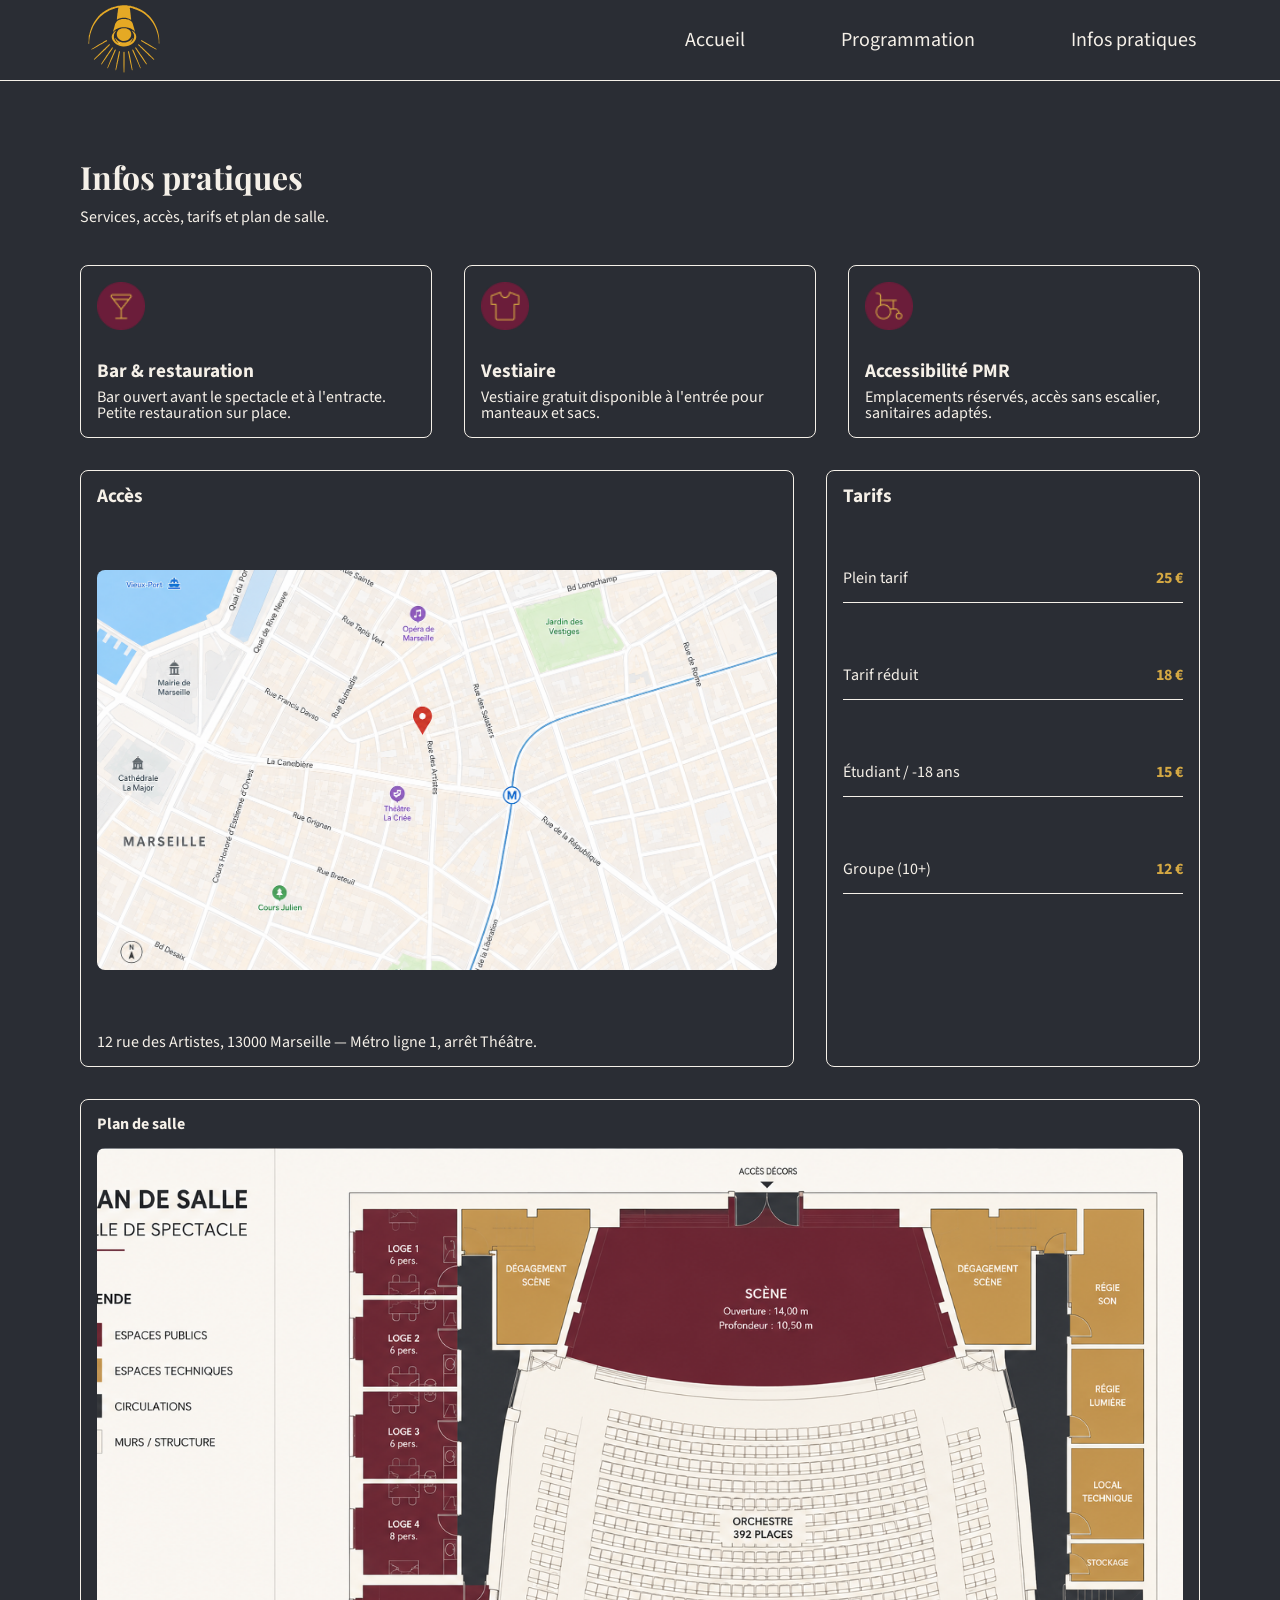
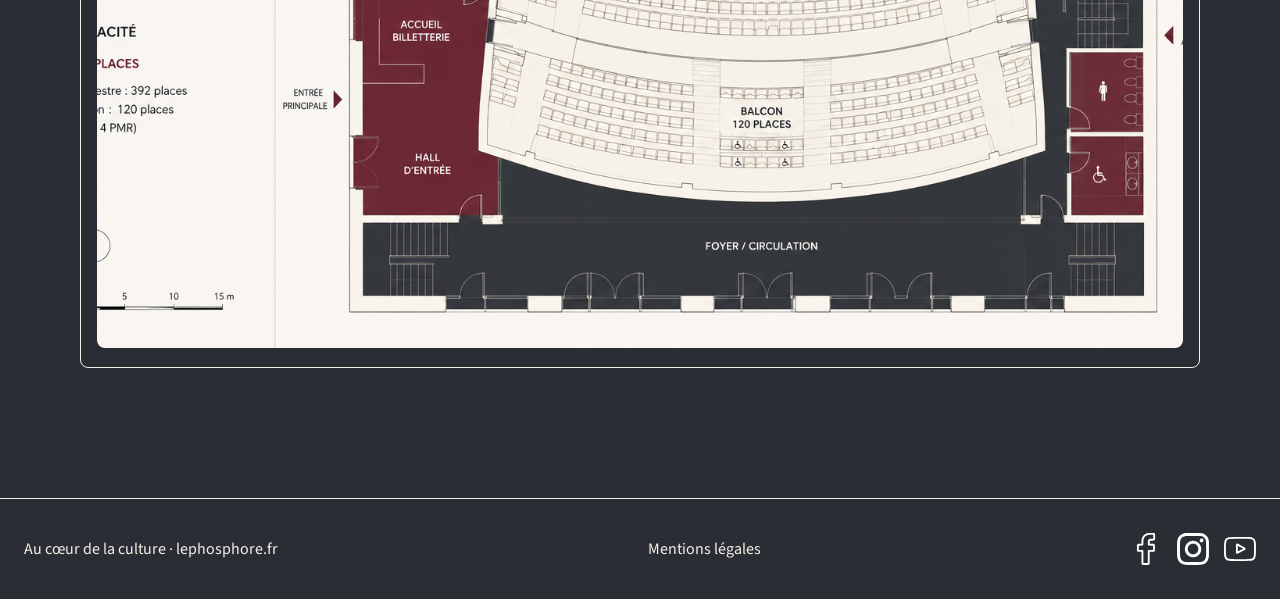
<file: pages/infos-pratiques.html>
<!doctype html>
<html lang="fr">
  <head>
    <meta charset="UTF-8" />
    <meta name="viewport" content="width=device-width, initial-scale=1.0" />
    <title>Accès, tarifs et plan de salle | Le Phosphore</title>
    <link rel="stylesheet" href="/assets/css/style.min.css" />
  </head>

  <body class="infos">
    <!-- Insert header -->
    <div id="header"></div>

    <div class="infos__body">
      <!-- Tittle section -->
      <section class="infos__text" aria-label="Titres">
        <h1>Infos pratiques</h1>
        <p>Services, accès, tarifs et plan de salle.</p>
      </section>

      <!-- Informations -->
      <section class="infos__card-section" aria-label="Informations pratiques">
        <div class="infos__card-section__top">
          <div class="infos__card-section__card">
            <img src="/assets/img/bar.webp" alt="" />
            <div class="infos__card-section__card__text">
              <h2>Bar & restauration</h2>
              <p>Bar ouvert avant le spectacle et à l'entracte. Petite restauration sur place.</p>
            </div>
          </div>

          <div class="infos__card-section__card">
            <img src="/assets/img/vestiaire.webp" alt="" />
            <div class="infos__card-section__card__text">
              <h2>Vestiaire</h2>
              <p>Vestiaire gratuit disponible à l'entrée pour manteaux et sacs.</p>
            </div>
          </div>

          <div class="infos__card-section__card">
            <img src="/assets/img/PMR.webp" alt="" />
            <div class="infos__card-section__card__text">
              <h2>Accessibilité PMR</h2>
              <p>Emplacements réservés, accès sans escalier, sanitaires adaptés.</p>
            </div>
          </div>
        </div>

        <div class="infos__card-section__bottom">
          <div class="infos__card-section__card__access">
            <h2>Accès</h2>

            <img src="/assets/img/map.webp" alt="Carte d'accès à la salle Le Phosphore" />

            <p>12 rue des Artistes, 13000 Marseille — Métro ligne 1, arrêt Théâtre.</p>
          </div>

          <div class="infos__card-section__card__tarif">
            <h2>Tarifs</h2>

            <div class="infos__card-section__card__tarif--individual">
              <p>Plein tarif</p>
              <span>25 €</span>
            </div>

            <div class="infos__card-section__card__tarif--individual">
              <p>Tarif réduit</p>
              <span>18 €</span>
            </div>

            <div class="infos__card-section__card__tarif--individual">
              <p>Étudiant / -18 ans</p>
              <span>15 €</span>
            </div>

            <div class="infos__card-section__card__tarif--individual">
              <p>Groupe (10+)</p>
              <span>12 €</span>
            </div>
          </div>
        </div>

        <div class="infos__card-section__plan">
          <h2>Plan de salle</h2>

          <div class="tooltip-container">
            <img
              src="/assets/img/plan-scene.png"
              alt="Plan de salle du Phosphore"
              tabindex="0"
              aria-describedby="tooltip-balcon"
            />

            <span id="tooltip-balcon" role="tooltip" class="tooltip"> 120 places balcon </span>
          </div>
        </div>
      </section>
    </div>

    <!-- Insert footer -->
    <div id="footer"></div>

    <script src="https://cdn.jsdelivr.net/npm/jquery@3.7.1/dist/jquery.min.js"></script>
    <script src="/assets/js/script.js"></script>
  </body>
</html>
</file>
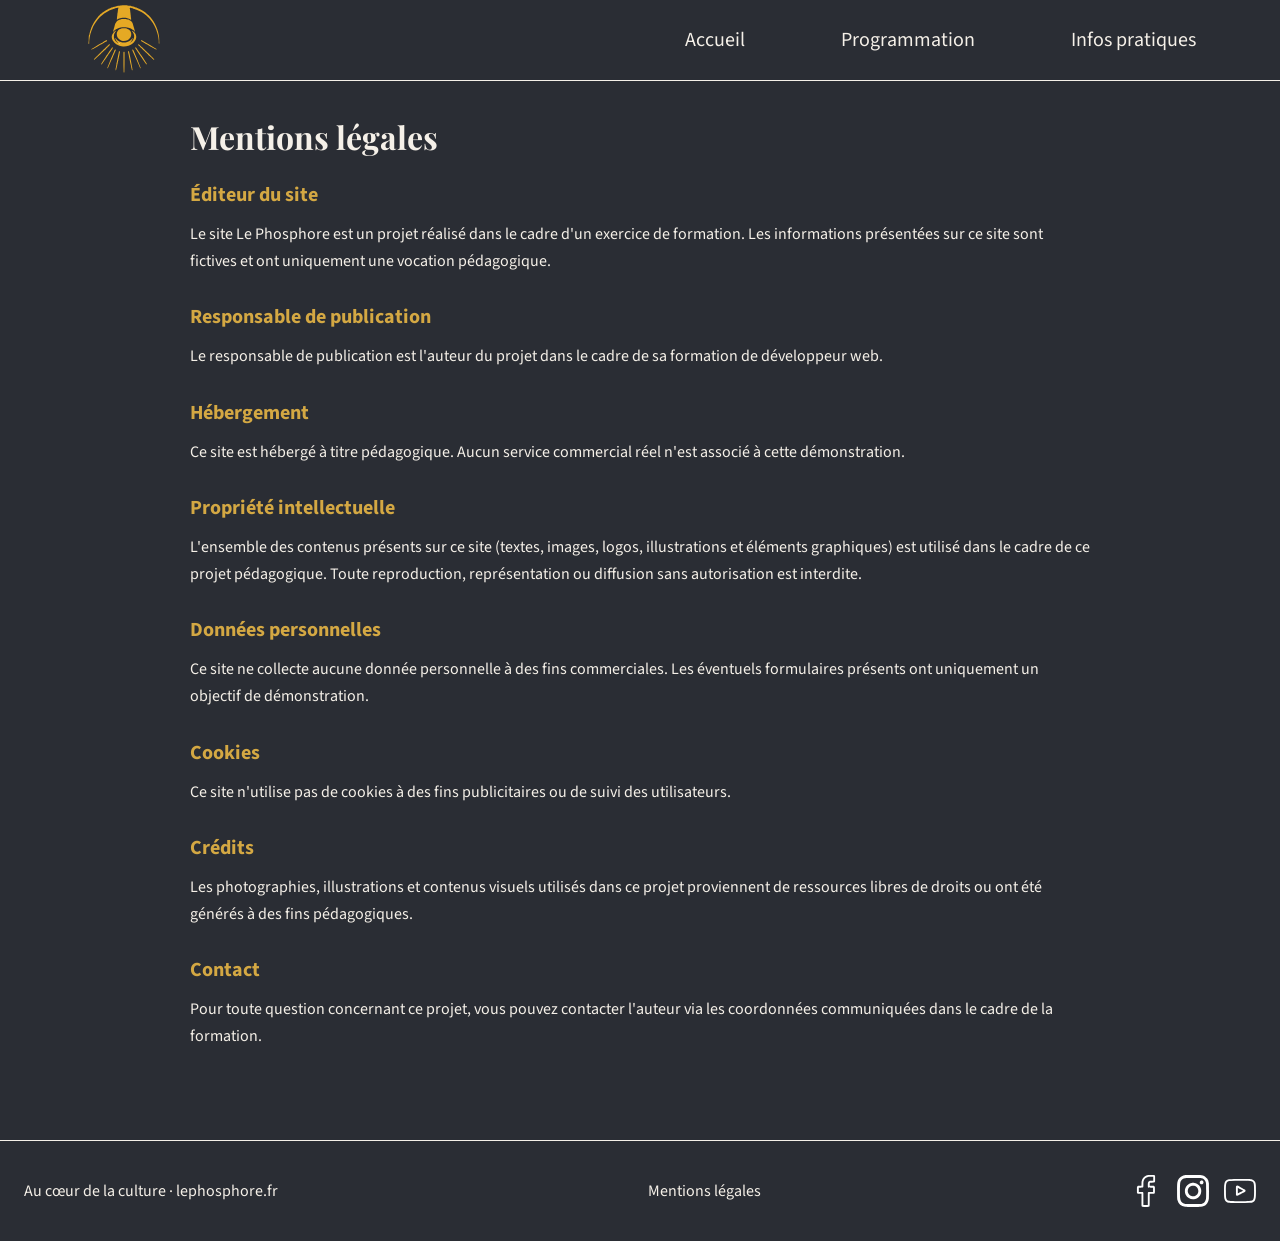
<file: pages/mentions-legales.html>
<!doctype html>
<html lang="fr">
  <head>
    <meta charset="UTF-8" />
    <meta name="viewport" content="width=device-width, initial-scale=1.0" />
    <title>Mentions légales | Le Phosphore</title>
    <link rel="stylesheet" href="../assets/css/style.min.css" />
  </head>
  <body>
    <div id="header"></div>

    <main class="mentions">
      <section class="mentions__content">
        <h1>Mentions légales</h1>

        <h2>Éditeur du site</h2>
        <p>
          Le site Le Phosphore est un projet réalisé dans le cadre d'un exercice de formation. Les
          informations présentées sur ce site sont fictives et ont uniquement une vocation
          pédagogique.
        </p>

        <h2>Responsable de publication</h2>
        <p>
          Le responsable de publication est l'auteur du projet dans le cadre de sa formation de
          développeur web.
        </p>

        <h2>Hébergement</h2>
        <p>
          Ce site est hébergé à titre pédagogique. Aucun service commercial réel n'est associé à
          cette démonstration.
        </p>

        <h2>Propriété intellectuelle</h2>
        <p>
          L'ensemble des contenus présents sur ce site (textes, images, logos, illustrations et
          éléments graphiques) est utilisé dans le cadre de ce projet pédagogique. Toute
          reproduction, représentation ou diffusion sans autorisation est interdite.
        </p>

        <h2>Données personnelles</h2>
        <p>
          Ce site ne collecte aucune donnée personnelle à des fins commerciales. Les éventuels
          formulaires présents ont uniquement un objectif de démonstration.
        </p>

        <h2>Cookies</h2>
        <p>
          Ce site n'utilise pas de cookies à des fins publicitaires ou de suivi des utilisateurs.
        </p>

        <h2>Crédits</h2>
        <p>
          Les photographies, illustrations et contenus visuels utilisés dans ce projet proviennent
          de ressources libres de droits ou ont été générés à des fins pédagogiques.
        </p>

        <h2>Contact</h2>
        <p>
          Pour toute question concernant ce projet, vous pouvez contacter l'auteur via les
          coordonnées communiquées dans le cadre de la formation.
        </p>
      </section>
    </main>

    <div id="footer"></div>

    <script src="https://cdn.jsdelivr.net/npm/jquery@3.7.1/dist/jquery.min.js"></script>
    <script src="../assets/js/script.js"></script>
  </body>
</html>
</file>
<file: assets/css/style.min.css>
html,body,div,span,applet,object,iframe,h1,h2,h3,h4,h5,h6,p,blockquote,pre,a,abbr,acronym,address,big,cite,code,del,dfn,em,img,ins,kbd,q,s,samp,small,strike,strong,sub,sup,tt,var,b,u,i,center,dl,dt,dd,ol,ul,li,fieldset,form,label,legend,table,caption,tbody,tfoot,thead,tr,th,td,article,aside,canvas,details,embed,figure,figcaption,footer,header,hgroup,menu,nav,output,ruby,section,summary,time,mark,audio,video{margin:0;padding:0;border:0;font-size:100%;font:inherit;vertical-align:baseline}article,aside,details,figcaption,figure,footer,header,hgroup,menu,nav,section{display:block}body{line-height:1}ol,ul{list-style:none}blockquote,q{quotes:none}blockquote:before,blockquote:after,q:before,q:after{content:"";content:none}table{border-collapse:collapse;border-spacing:0}@font-face{font-family:"source-sans";src:url(/assets/fonts/Source-Sans-3/SourceSans3-Regular.ttf)}@font-face{font-family:"source-sans-light";src:url(/assets/fonts/Source-Sans-3/SourceSans3-Light.ttf)}@font-face{font-family:"source-sans-bold";src:url(/assets/fonts/Source-Sans-3/SourceSans3-Bold.ttf)}@font-face{font-family:"playfair-display-bold";src:url(/assets/fonts/Playfair-Display/PlayfairDisplay-Bold.ttf)}@font-face{font-family:"playfair-display-semibold";src:url(/assets/fonts/Playfair-Display/PlayfairDisplay-SemiBold.ttf)}html{background-color:#2a2d34;color:#f5f0e8;font-size:87.5%;font-family:"source-sans"}@media(min-width: 768px){html{font-size:100%}}a{text-decoration:none;color:inherit}#header,#footer{margin:0;padding:0}#header{position:sticky;top:0;z-index:100}#soldout{appearance:none;width:1rem;height:1rem;border:solid .3px #f5f0e8;border-radius:3px;background-color:#2a2d34;cursor:pointer}#soldout:checked{background-color:#d4a843}.components__footer{border-top:solid .3px #f5f0e8;display:flex;gap:2rem;flex-direction:column;align-items:center;margin-top:50px;padding:50px 0}.components__footer__logos{display:flex;flex-direction:row;gap:15px;height:2rem}.components__footer__logos img{height:100%;width:auto;filter:brightness(0) invert(1)}.components__header{height:4rem;display:flex;align-items:center;justify-content:space-between;padding:18px;border-bottom:solid .3px #f5f0e8;background-color:#2a2d34}.components__header img{height:5rem;width:auto}.components__header__navbar{position:fixed;box-sizing:border-box;top:0;left:0;width:100%;height:50vh;background-color:rgba(107,29,58,.8);display:flex;flex-direction:column;justify-content:center;align-items:flex-end;padding-right:2rem;gap:3rem;font-size:1.5rem;letter-spacing:.2rem;transform:translateY(-100%);transition:transform .5s ease;backdrop-filter:blur(10px)}.components__header__navbar a{color:#f5f0e8;transition:color .2s ease}.components__header__navbar a:hover{color:#d4a843}.components__header__navbar.is-open{transform:translateY(0)}.components__header__burger{margin-left:auto;background:none;border:none;cursor:pointer;z-index:101}.components__header__burger img:last-child{display:none}.components__header__burger.is-open img:first-child{display:none}.components__header__burger.is-open img:last-child{display:block}.components__header__burger img{filter:brightness(0) saturate(100%) invert(68%) sepia(60%) saturate(500%) hue-rotate(5deg) brightness(95%);transition:opacity .3s ease}.accueil{font-size:1.5rem}.accueil__hero{min-height:100vh;background-image:url("/assets/img/scene-principale.webp");background-size:cover;background-position:center;background-repeat:no-repeat;display:flex;text-align:center;flex-direction:column;justify-content:center;align-items:center;font-size:1.5rem;position:relative;overflow:hidden}.accueil__hero__overlay{position:absolute;width:100%;height:100%;background-color:#000;z-index:3;pointer-events:none}.accueil__hero__curtain{position:absolute;top:0;left:0;z-index:4;display:flex;flex-direction:row;justify-content:space-between;width:100%;height:100%}.accueil__hero__curtain__left{width:100%}.accueil__hero__curtain__right{width:100%;display:none}.accueil__hero__content{position:relative;z-index:5;display:flex;flex-direction:column;align-items:center;gap:3rem;max-width:30rem}.accueil__hero__cta{background-color:#d4a843;width:10.5rem;padding:.5rem 1.5rem;border-radius:8px;color:#2a2d34;font-size:1.5rem;transition:200ms}.accueil__hero__cta:hover{background-color:#6b1d3a;color:#f5f0e8;scale:1.1}.accueil__hero span{font-size:2rem;font-family:"source-sans-light";color:#d4a843}.accueil__hero h1{font-family:"playfair-display-bold";font-size:3rem}.accueil__featured-shows{padding:3rem}.accueil__featured-shows__text{font-family:"source-sans-light";display:flex;flex-direction:column;gap:10px}.accueil__featured-shows__text h2{font-family:"playfair-display-semibold";font-size:2rem}.accueil__featured-shows #featured-cards{display:flex;flex-direction:column;gap:4rem;padding-top:2rem}.accueil__featured-shows .programmation__card{flex:1;overflow:hidden}.accueil__featured-shows .programmation__card__image{width:100%;height:30vh;object-fit:cover;object-position:center;display:block}.accueil__featured-shows .programmation__card__titre{font-family:"source-sans-bold";font-size:1rem;padding:.75rem 1rem .25rem}.accueil__featured-shows .programmation__card__meta{display:flex;flex-direction:row;align-items:center;gap:.5rem;padding:.25rem 1rem 1rem}.accueil__featured-shows .programmation__card__type,.accueil__featured-shows .programmation__card__date{font-size:.75rem;color:#b4b2a9}.programmation__text{display:flex;flex-direction:column;gap:20px;padding-bottom:40px}.programmation__text h1{font-size:2rem;font-family:"playfair-display-bold"}.programmation__filters{display:flex;flex-direction:column;flex-wrap:wrap;gap:3rem}.programmation__filters button.active{background-color:#d4a843;color:#2a2d34;border-color:#d4a843}.programmation__filters button{border:solid .3px #f5f0e8;border-radius:14px;padding:8px 12px;background-color:#f5f0e8;cursor:pointer}.programmation__filters__buttons{display:flex;flex-direction:column;gap:3rem}.programmation__filters__buttons__left,.programmation__filters__buttons__right{display:flex;flex-wrap:wrap;gap:.5rem}.programmation__filters__buttons__left h2,.programmation__filters__buttons__right h2{width:100%}.programmation__filters__buttons__left p,.programmation__filters__buttons__right p{width:100%}.programmation__body{padding:3rem}.programmation__checkbox{display:flex;align-items:center;gap:.3rem}.programmation__cards{display:grid;grid-template-columns:1fr;gap:3rem;margin-top:2rem}.programmation__card{border:solid .3px #f5f0e8;border-radius:8px;padding:0 0 2rem 0;display:flex;flex-direction:column;overflow:hidden}.programmation__card__image{width:100%;height:30vh;object-fit:cover}.programmation__card__titre{font-family:"source-sans-bold";font-size:1rem;padding:.75rem 1rem .25rem}.programmation__card__meta{display:flex;flex-direction:row;gap:.3rem;padding:.25rem 1rem;font-size:.8rem;color:#a0a0a0}.programmation__card__button{background:none;border:none;color:#d4a843;padding:.5rem 1rem;cursor:pointer;font-size:.85rem;text-align:left;display:flex;align-items:center;gap:.5rem}.programmation__card__button:hover{opacity:.8}.programmation__card__details{display:none;flex-direction:column;gap:1rem;padding:1rem;border-top:solid .3px #f5f0e8;margin-top:.5rem}.programmation__card__details.is-open{display:flex}.programmation__card__details__meta{display:flex;gap:1.5rem;flex-wrap:wrap}.programmation__card__prix{font-family:"playfair-display-bold";font-size:1.5rem;color:#d4a843}.programmation__card__horaire,.programmation__card__duree,.programmation__card__artiste{font-size:.875rem;color:#b4b2a9}.programmation__card__description{font-size:.875rem;line-height:1.6;color:#f5f0e8;font-style:italic}.programmation__card__progress{margin:1rem 1rem 0;height:auto;overflow:visible;background:none}.programmation__card__progress__bar{height:6px;background:#d4a843;border-radius:4px;transform-origin:left;animation:fillBar 1.5s ease-out forwards}.programmation__card__progress__label{display:block;font-size:.75rem;color:#888780;padding-top:.4rem}@keyframes fillBar{from{transform:scaleX(0)}to{transform:scaleX(1)}}.infos__text{display:flex;flex-direction:column;gap:1rem;padding-bottom:40px}.infos__text h1{font-size:2rem;font-family:"playfair-display-bold"}.infos__body{padding:2.5rem}.infos__card-section{display:flex;flex-direction:column;gap:2rem}.infos__card-section__top,.infos__card-section__bottom{display:flex;flex-direction:column;gap:1rem}.infos__card-section__plan{border:solid .3px #f5f0e8;border-radius:8px;padding:1rem;display:flex;flex-direction:column;gap:1rem}.infos__card-section__plan h2{font-family:"source-sans-bold";font-size:1rem}.infos__card-section__plan img{height:50rem;width:100%;object-fit:cover;border-radius:8px}.infos__card-section__card{border:solid .3px #f5f0e8;border-radius:8px;padding:1rem;display:flex;flex-direction:row;align-items:center;gap:2rem}.infos__card-section__card img{width:3rem;height:3rem}.infos__card-section__card__access,.infos__card-section__card__tarif{border:solid .3px #f5f0e8;border-radius:8px;padding:1rem;display:flex;flex-direction:column;gap:4rem}.infos__card-section__card__access h2,.infos__card-section__card__tarif h2{font-family:"source-sans-bold";font-size:1rem}.infos__card-section__card__access h2{font-family:"source-sans-bold";font-size:1.2rem}.infos__card-section__card__access img{height:25rem;width:100%;object-fit:cover;border-radius:8px}.infos__card-section__card__tarif h2{font-family:"source-sans-bold";font-size:1.2rem}.infos__card-section__card__tarif--individual{display:flex;justify-content:space-between;border-bottom:solid .3px #f5f0e8;padding-bottom:1rem}.infos__card-section__card__tarif--individual span{color:#d4a843;font-family:"source-sans-bold"}.infos__card-section__card__text{display:flex;flex-direction:column;gap:.5rem}.infos__card-section__card__text h2{font-family:"source-sans-bold";font-size:1.2rem}.tooltip-container{position:relative;display:inline-block}.tooltip-container:hover .tooltip,.tooltip-container:focus-within .tooltip{opacity:1;visibility:visible}.tooltip{position:absolute;bottom:2rem;right:1rem;background-color:#6b1d3a;color:#f5f0e8;border:solid .3px #d4a843;padding:.75rem 1rem;border-radius:8px;font-size:.875rem;text-align:center;opacity:0;visibility:hidden;transition:opacity .2s ease;z-index:10}.tooltip::after{content:"";position:absolute;top:100%;right:1.5rem;border-width:6px;border-style:solid;border-color:#6b1d3a rgba(0,0,0,0) rgba(0,0,0,0) rgba(0,0,0,0)}.mentions{padding:40px 16px}.mentions__content{max-width:900px;margin:0 auto}.mentions__content h1{font-family:"playfair-display-bold";font-size:2rem;margin-bottom:2rem}.mentions__content h2{font-family:"source-sans-bold";font-size:1.25rem;margin:2rem 0 1rem;color:#d4a843}.mentions__content p{line-height:1.7}@media(min-width: 1024px){.components__footer{display:flex;flex-direction:row;justify-content:space-between;padding:34px 24px}.components__header{padding:8px 84px}.components__header__navbar{display:flex;flex-direction:row;gap:96px;font-size:1.25rem;position:static;transform:none;height:auto;width:auto;background-color:rgba(0,0,0,0);padding-right:0;letter-spacing:normal;justify-content:unset;align-items:unset;backdrop-filter:none}.components__header__burger{display:none}.accueil__hero__content{max-width:50rem}.accueil__hero__curtain__right{display:block}.accueil__featured-shows{padding:3rem 6rem}.accueil__featured-shows #featured-cards{flex-direction:row}.programmation__body{padding:3rem 6rem}.programmation__filters{display:flex;flex-direction:row;gap:3rem;align-items:center}.programmation__filters__buttons{display:flex;flex-direction:row;gap:2rem}.programmation__filters__buttons__left{border-right:solid .3px #f5f0e8;padding-right:2rem}.programmation__checkbox{padding-top:2rem}.programmation__cards{grid-template-columns:repeat(3, 1fr)}.infos__body{padding:5rem}.infos__card-section__top{display:grid;grid-template-columns:repeat(3, 1fr);gap:2rem}.infos__card-section__bottom{display:flex;flex-direction:row;gap:2rem}.infos__card-section__card{flex-direction:column;align-items:flex-start}.infos__card-section__card__access{flex:2}.infos__card-section__card__tarif{flex:1}}
</file>
